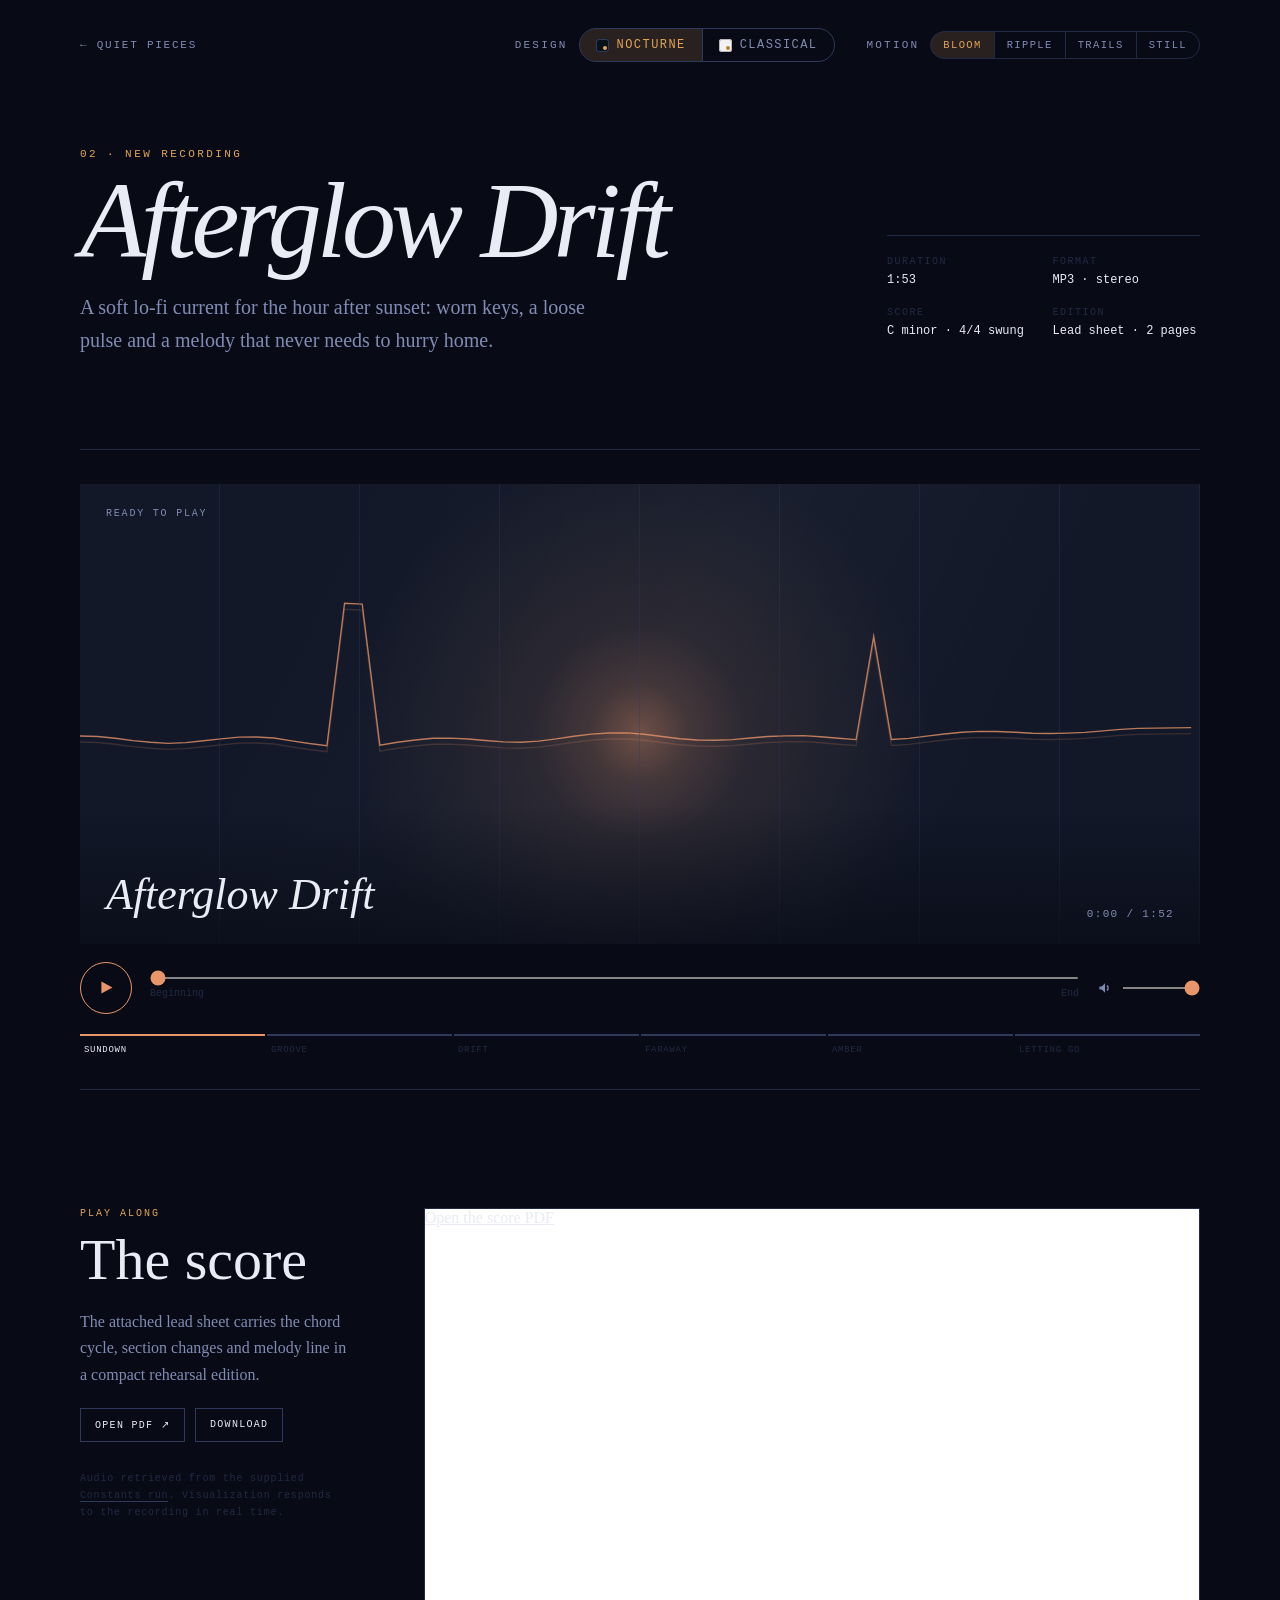
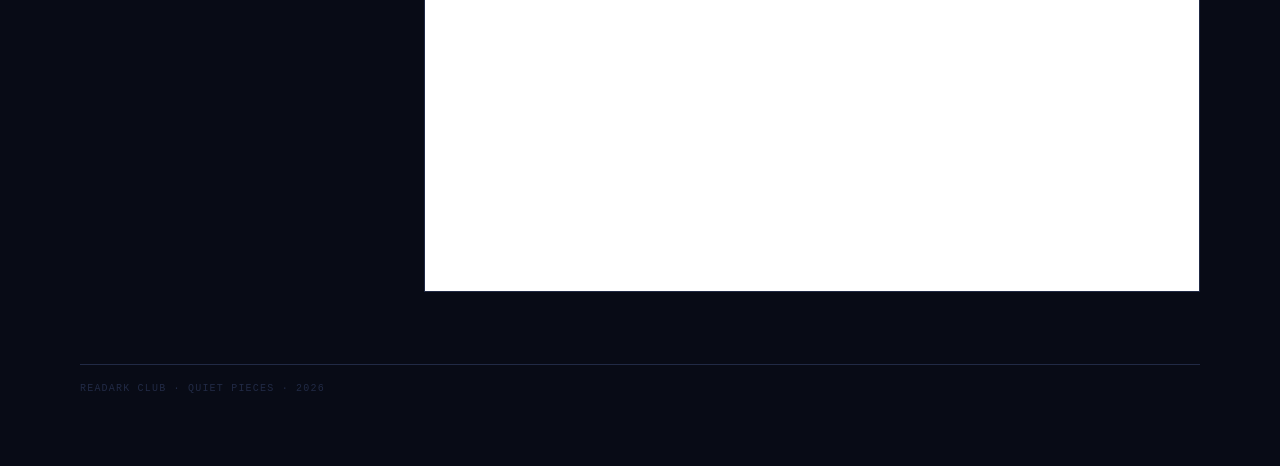
<file: afterglow.html>
<!doctype html>
<html lang="en" style="--piece:#E8956A">
<head><meta charset="utf-8"><meta name="viewport" content="width=device-width,initial-scale=1"><meta name="description" content="Listen to Afterglow Drift and follow the score."><title>Afterglow Drift — Quiet Pieces</title><link rel="icon" href="favicon.svg" type="image/svg+xml"><link rel="stylesheet" href="design.css"><link rel="stylesheet" href="player.css"><script src="design.js"></script></head>
<body><main class="shell"><header class="topbar"><a class="back" href="index.html">← Quiet Pieces</a><div class="prefs" data-quiet-switch="design motion"></div></header>
<section class="hero"><div><p class="kicker">02 · New recording</p><h1>Afterglow Drift</h1><p class="lede justified">A soft lo-fi current for the hour after sunset: worn keys, a loose pulse and a melody that never needs to hurry home.</p></div><dl class="meta"><div><dt>Duration</dt><dd>1:53</dd></div><div><dt>Format</dt><dd>MP3 · stereo</dd></div><div><dt>Score</dt><dd>C minor · 4/4 swung</dd></div><div><dt>Edition</dt><dd>Lead sheet · 2 pages</dd></div></dl></section>
<section class="player" aria-label="Audio player"><div class="visual"><canvas id="visualizer" aria-label="Audio-reactive visualization"></canvas><div class="visual-copy"><span class="player-state" id="player-state">Ready to play</span><div class="now"><span class="now-title">Afterglow Drift</span><span class="time"><span id="elapsed">0:00</span> / <span id="duration">1:53</span></span></div></div></div><audio id="track" preload="metadata" src="assets/audio/afterglow-drift.mp3"></audio>
<div class="controls"><button class="play" id="play" type="button" aria-label="Play or pause" aria-pressed="false"><svg class="play-icon" viewBox="0 0 20 20"><path d="M4 2.8v14.4L17 10z"/></svg><svg class="pause-icon" viewBox="0 0 20 20"><path d="M4 3h4v14H4zm8 0h4v14h-4z"/></svg></button><div class="scrub"><input id="scrub" type="range" min="0" max="1000" value="0" aria-label="Playback position"><div class="progress-labels"><span>Beginning</span><span>End</span></div></div><label class="volume"><svg viewBox="0 0 20 20"><path d="M3 8h3l4-4v12l-4-4H3zm10-1.8a5 5 0 010 7.6l-1.2-1.5a3 3 0 000-4.6z"/></svg><input id="volume" type="range" min="0" max="1" step=".05" value="1" aria-label="Volume"></label></div><div class="chapters" id="chapters" aria-label="Score sections"></div></section>
<section class="score"><div><p class="section-label">Play along</p><h2>The score</h2><p class="score-copy justified">The attached lead sheet carries the chord cycle, section changes and melody line in a compact rehearsal edition.</p><div class="score-actions"><a class="score-link" href="assets/scores/afterglow.pdf" target="_blank">Open PDF ↗</a><a class="score-link" href="assets/scores/afterglow.pdf" download>Download</a></div><p class="source">Audio retrieved from the supplied <a href="https://www.constants.io/run/d55a9dac-351a-4932-afeb-974df5e52f03" target="_blank">Constants run</a>. Visualization responds to the recording in real time.</p></div><object class="score-frame" data="assets/scores/afterglow.pdf" type="application/pdf" aria-label="Afterglow score"><a href="assets/scores/afterglow.pdf">Open the score PDF</a></object></section><footer>Readark Club · Quiet Pieces · 2026</footer>
<script id="piece-data" type="application/json">{"sections":[{"name":"Sundown","weight":16},{"name":"Groove","weight":16},{"name":"Drift","weight":16},{"name":"Faraway","weight":16},{"name":"Amber","weight":16},{"name":"Letting go","weight":16}]}</script><script src="player.js"></script></main></body></html>
</file>
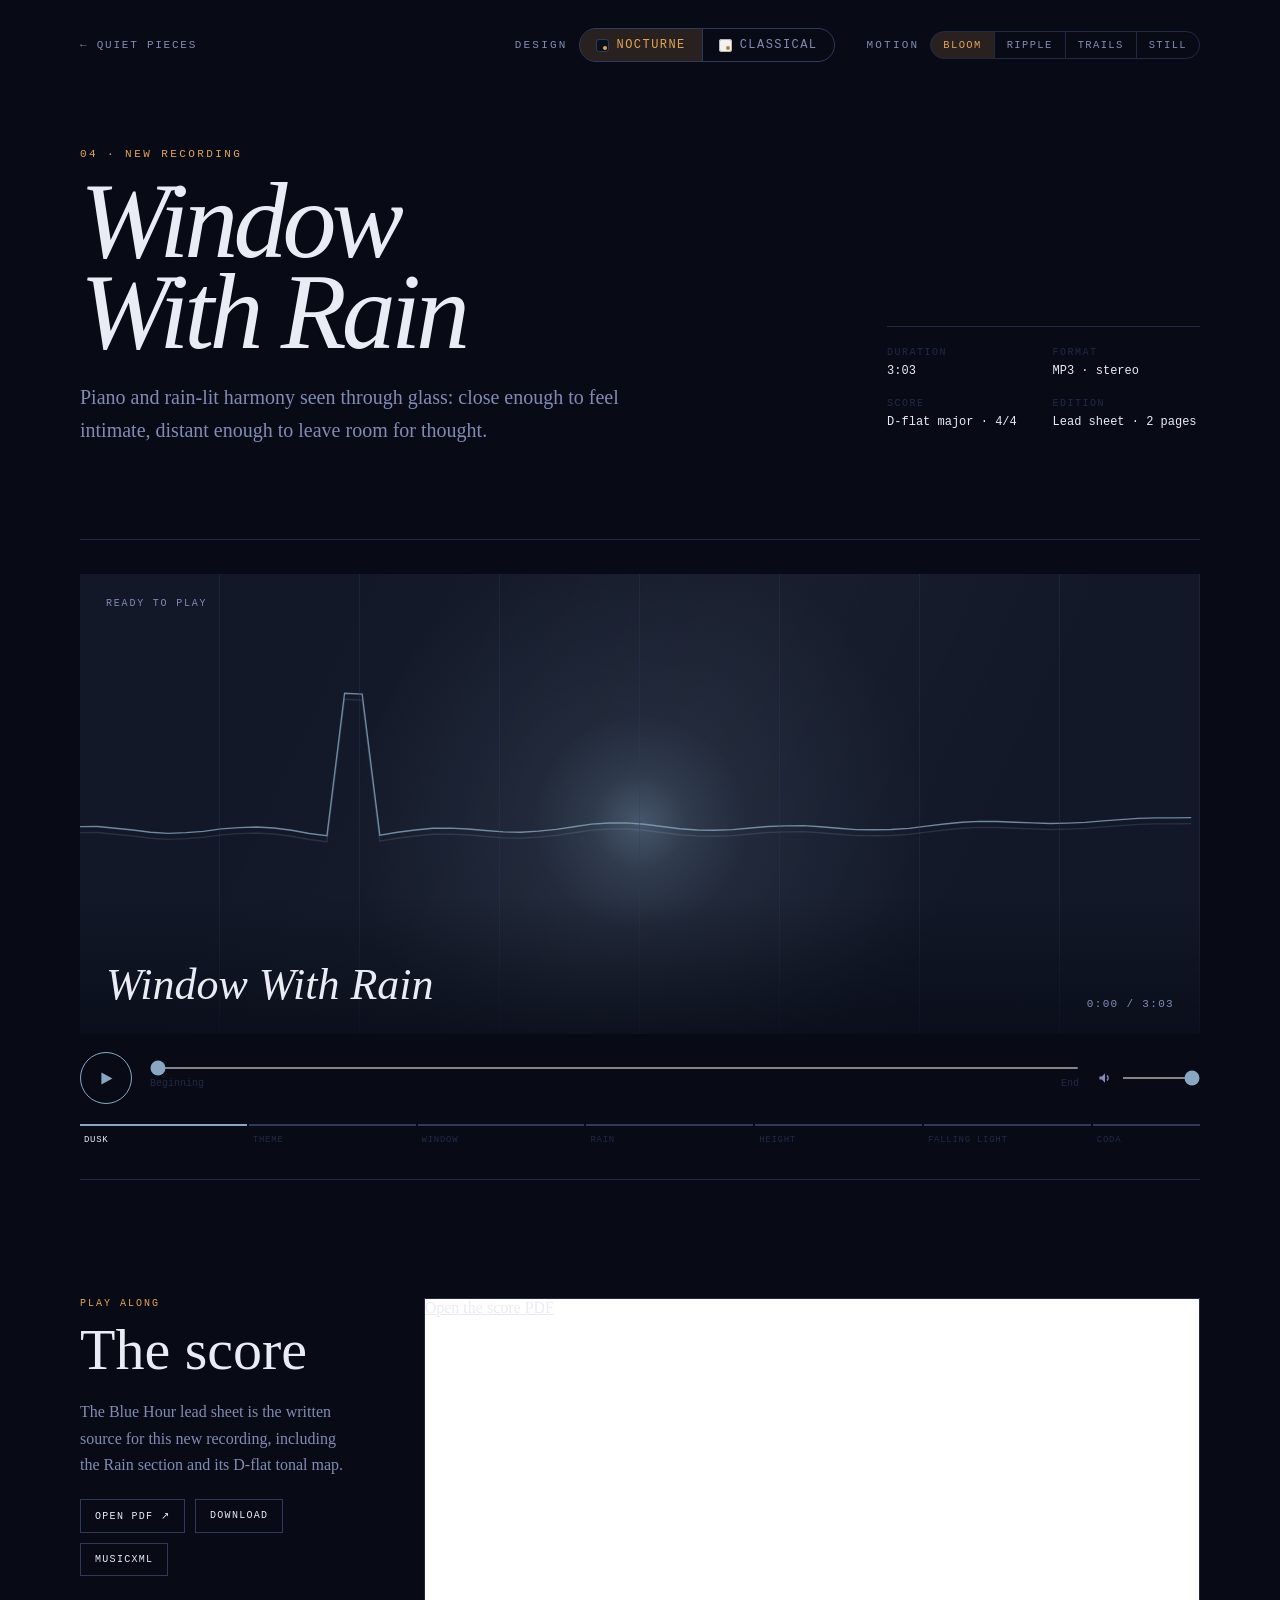
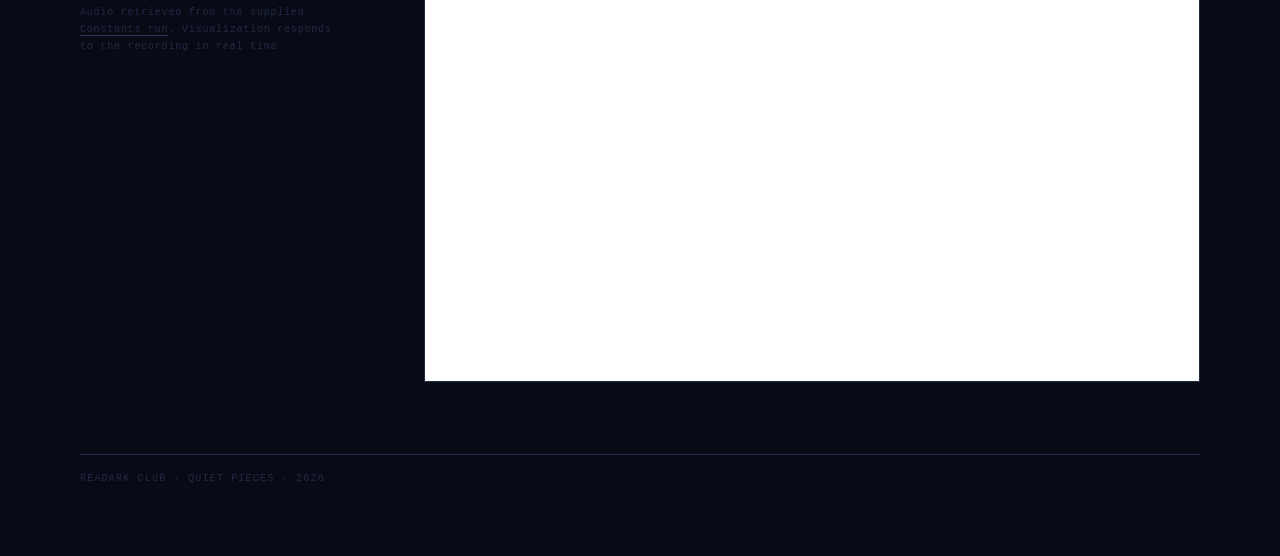
<file: blue-hour.html>
<!doctype html>
<html lang="en" style="--piece:#89A7C2">
<head><meta charset="utf-8"><meta name="viewport" content="width=device-width,initial-scale=1"><meta name="description" content="Listen to Window With Rain and follow the score."><title>Window With Rain — Quiet Pieces</title><link rel="icon" href="favicon.svg" type="image/svg+xml"><link rel="stylesheet" href="design.css"><link rel="stylesheet" href="player.css"><script src="design.js"></script></head>
<body><main class="shell"><header class="topbar"><a class="back" href="index.html">← Quiet Pieces</a><div class="prefs" data-quiet-switch="design motion"></div></header>
<section class="hero"><div><p class="kicker">04 · New recording</p><h1>Window With Rain</h1><p class="lede justified">Piano and rain-lit harmony seen through glass: close enough to feel intimate, distant enough to leave room for thought.</p></div><dl class="meta"><div><dt>Duration</dt><dd>3:03</dd></div><div><dt>Format</dt><dd>MP3 · stereo</dd></div><div><dt>Score</dt><dd>D-flat major · 4/4</dd></div><div><dt>Edition</dt><dd>Lead sheet · 2 pages</dd></div></dl></section>
<section class="player" aria-label="Audio player"><div class="visual"><canvas id="visualizer" aria-label="Audio-reactive visualization"></canvas><div class="visual-copy"><span class="player-state" id="player-state">Ready to play</span><div class="now"><span class="now-title">Window With Rain</span><span class="time"><span id="elapsed">0:00</span> / <span id="duration">3:03</span></span></div></div></div><audio id="track" preload="metadata" src="assets/audio/window-with-rain.mp3"></audio>
<div class="controls"><button class="play" id="play" type="button" aria-label="Play or pause" aria-pressed="false"><svg class="play-icon" viewBox="0 0 20 20"><path d="M4 2.8v14.4L17 10z"/></svg><svg class="pause-icon" viewBox="0 0 20 20"><path d="M4 3h4v14H4zm8 0h4v14h-4z"/></svg></button><div class="scrub"><input id="scrub" type="range" min="0" max="1000" value="0" aria-label="Playback position"><div class="progress-labels"><span>Beginning</span><span>End</span></div></div><label class="volume"><svg viewBox="0 0 20 20"><path d="M3 8h3l4-4v12l-4-4H3zm10-1.8a5 5 0 010 7.6l-1.2-1.5a3 3 0 000-4.6z"/></svg><input id="volume" type="range" min="0" max="1" step=".05" value="1" aria-label="Volume"></label></div><div class="chapters" id="chapters" aria-label="Score sections"></div></section>
<section class="score"><div><p class="section-label">Play along</p><h2>The score</h2><p class="score-copy justified">The Blue Hour lead sheet is the written source for this new recording, including the Rain section and its D-flat tonal map.</p><div class="score-actions"><a class="score-link" href="assets/scores/blue-hour.pdf" target="_blank">Open PDF ↗</a><a class="score-link" href="assets/scores/blue-hour.pdf" download>Download</a><a class="score-link" href="assets/scores/blue-hour.musicxml" download>MusicXML</a></div><p class="source">Audio retrieved from the supplied <a href="https://www.constants.io/run/f7055bfc-aa12-4070-a062-4aeacec9cafa" target="_blank">Constants run</a>. Visualization responds to the recording in real time.</p></div><object class="score-frame" data="assets/scores/blue-hour.pdf" type="application/pdf" aria-label="Window With Rain score"><a href="assets/scores/blue-hour.pdf">Open the score PDF</a></object></section><footer>Readark Club · Quiet Pieces · 2026</footer>
<script id="piece-data" type="application/json">{"sections":[{"name":"Dusk","weight":16},{"name":"Theme","weight":16},{"name":"Window","weight":16},{"name":"Rain","weight":16},{"name":"Height","weight":16},{"name":"Falling light","weight":16},{"name":"Coda","weight":10}]}</script><script src="player.js"></script></main></body></html>
</file>
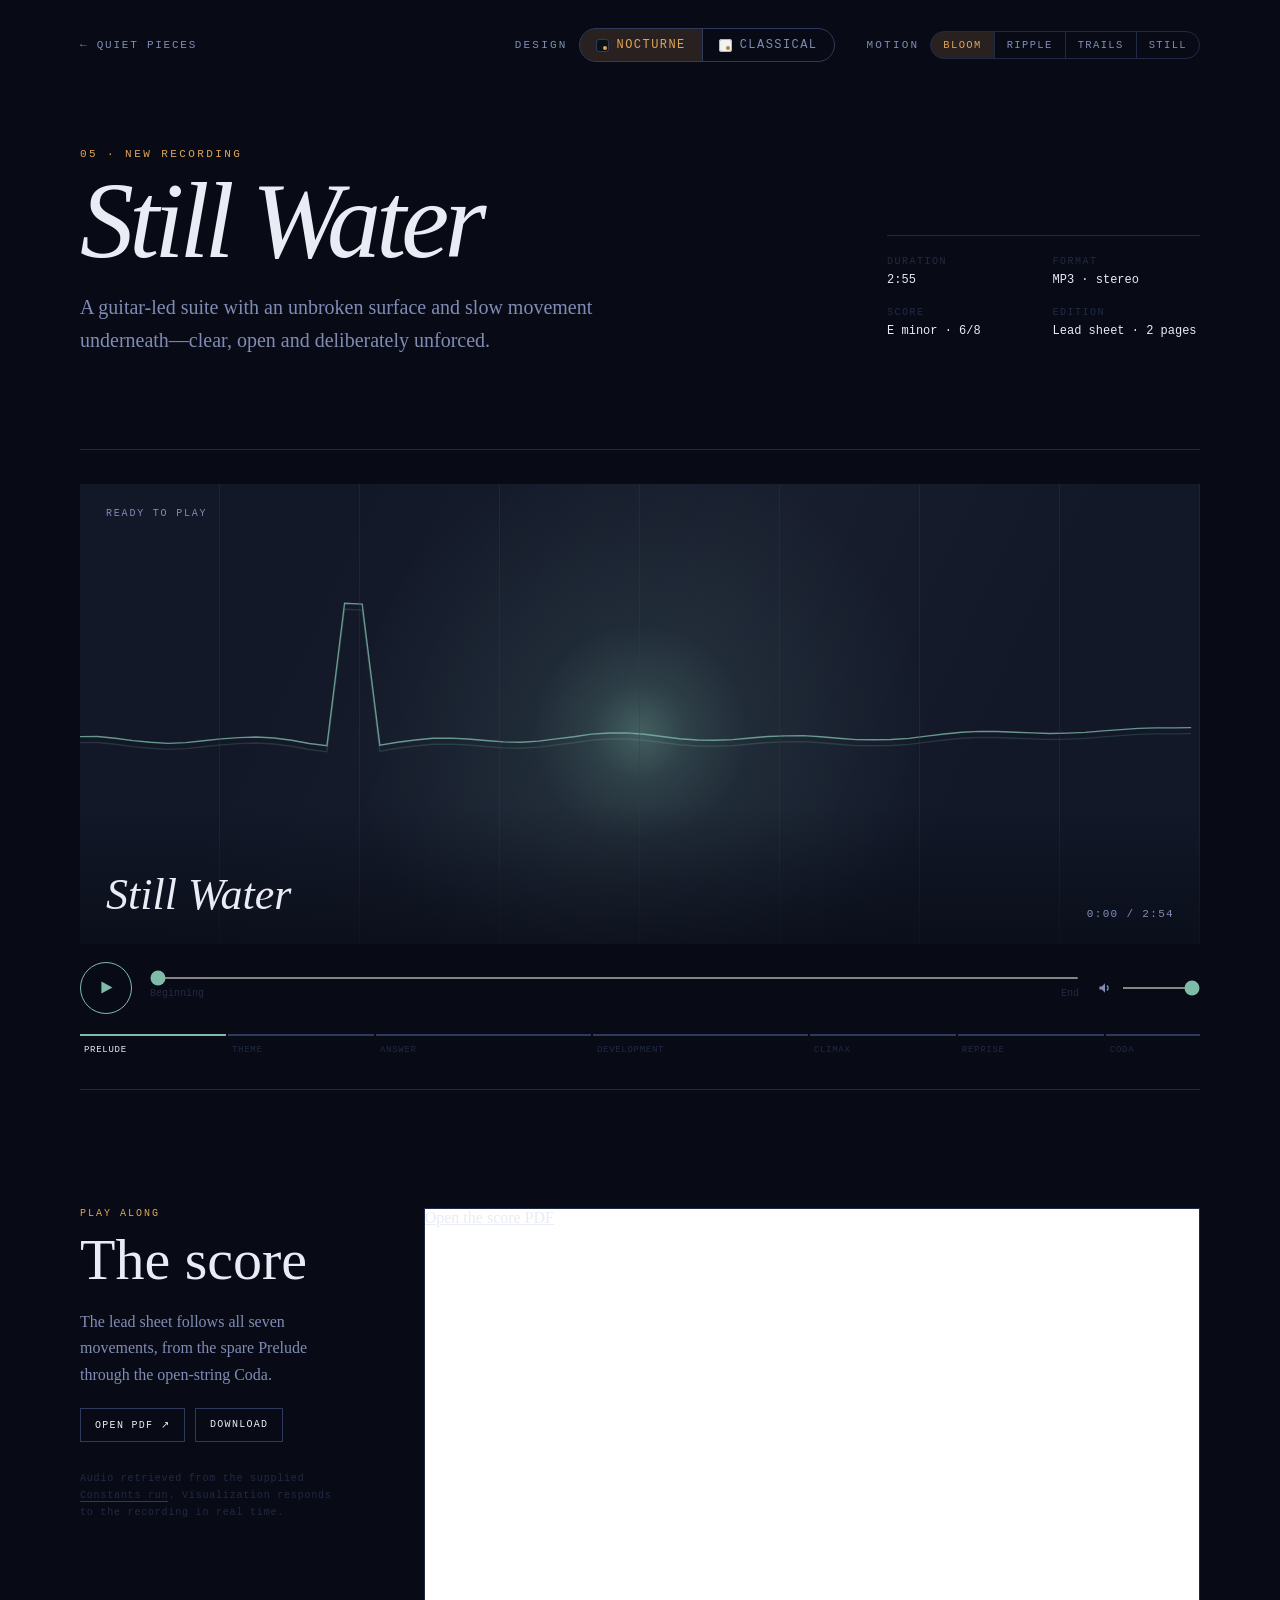
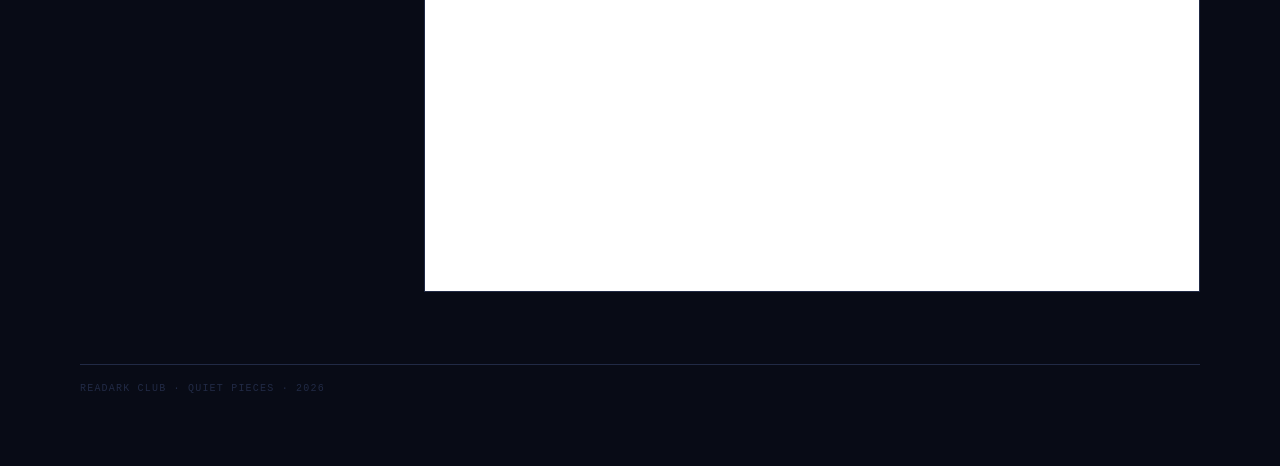
<file: still-water.html>
<!doctype html>
<html lang="en" style="--piece:#7FBBA9">
<head><meta charset="utf-8"><meta name="viewport" content="width=device-width,initial-scale=1"><meta name="description" content="Listen to Still Water and follow the score."><title>Still Water — Quiet Pieces</title><link rel="icon" href="favicon.svg" type="image/svg+xml"><link rel="stylesheet" href="design.css"><link rel="stylesheet" href="player.css"><script src="design.js"></script></head>
<body><main class="shell"><header class="topbar"><a class="back" href="index.html">← Quiet Pieces</a><div class="prefs" data-quiet-switch="design motion"></div></header>
<section class="hero"><div><p class="kicker">05 · New recording</p><h1>Still Water</h1><p class="lede justified">A guitar-led suite with an unbroken surface and slow movement underneath—clear, open and deliberately unforced.</p></div><dl class="meta"><div><dt>Duration</dt><dd>2:55</dd></div><div><dt>Format</dt><dd>MP3 · stereo</dd></div><div><dt>Score</dt><dd>E minor · 6/8</dd></div><div><dt>Edition</dt><dd>Lead sheet · 2 pages</dd></div></dl></section>
<section class="player" aria-label="Audio player"><div class="visual"><canvas id="visualizer" aria-label="Audio-reactive visualization"></canvas><div class="visual-copy"><span class="player-state" id="player-state">Ready to play</span><div class="now"><span class="now-title">Still Water</span><span class="time"><span id="elapsed">0:00</span> / <span id="duration">2:55</span></span></div></div></div><audio id="track" preload="metadata" src="assets/audio/still-water.mp3"></audio>
<div class="controls"><button class="play" id="play" type="button" aria-label="Play or pause" aria-pressed="false"><svg class="play-icon" viewBox="0 0 20 20"><path d="M4 2.8v14.4L17 10z"/></svg><svg class="pause-icon" viewBox="0 0 20 20"><path d="M4 3h4v14H4zm8 0h4v14h-4z"/></svg></button><div class="scrub"><input id="scrub" type="range" min="0" max="1000" value="0" aria-label="Playback position"><div class="progress-labels"><span>Beginning</span><span>End</span></div></div><label class="volume"><svg viewBox="0 0 20 20"><path d="M3 8h3l4-4v12l-4-4H3zm10-1.8a5 5 0 010 7.6l-1.2-1.5a3 3 0 000-4.6z"/></svg><input id="volume" type="range" min="0" max="1" step=".05" value="1" aria-label="Volume"></label></div><div class="chapters" id="chapters" aria-label="Score sections"></div></section>
<section class="score"><div><p class="section-label">Play along</p><h2>The score</h2><p class="score-copy justified">The lead sheet follows all seven movements, from the spare Prelude through the open-string Coda.</p><div class="score-actions"><a class="score-link" href="assets/scores/still-water.pdf" target="_blank">Open PDF ↗</a><a class="score-link" href="assets/scores/still-water.pdf" download>Download</a></div><p class="source">Audio retrieved from the supplied <a href="https://www.constants.io/run/415a96bc-bce5-4b36-a32a-8b38beb4d04f" target="_blank">Constants run</a>. Visualization responds to the recording in real time.</p></div><object class="score-frame" data="assets/scores/still-water.pdf" type="application/pdf" aria-label="Still Water score"><a href="assets/scores/still-water.pdf">Open the score PDF</a></object></section><footer>Readark Club · Quiet Pieces · 2026</footer>
<script id="piece-data" type="application/json">{"sections":[{"name":"Prelude","weight":16},{"name":"Theme","weight":16},{"name":"Answer","weight":24},{"name":"Development","weight":24},{"name":"Climax","weight":16},{"name":"Reprise","weight":16},{"name":"Coda","weight":10}]}</script><script src="player.js"></script></main></body></html>
</file>
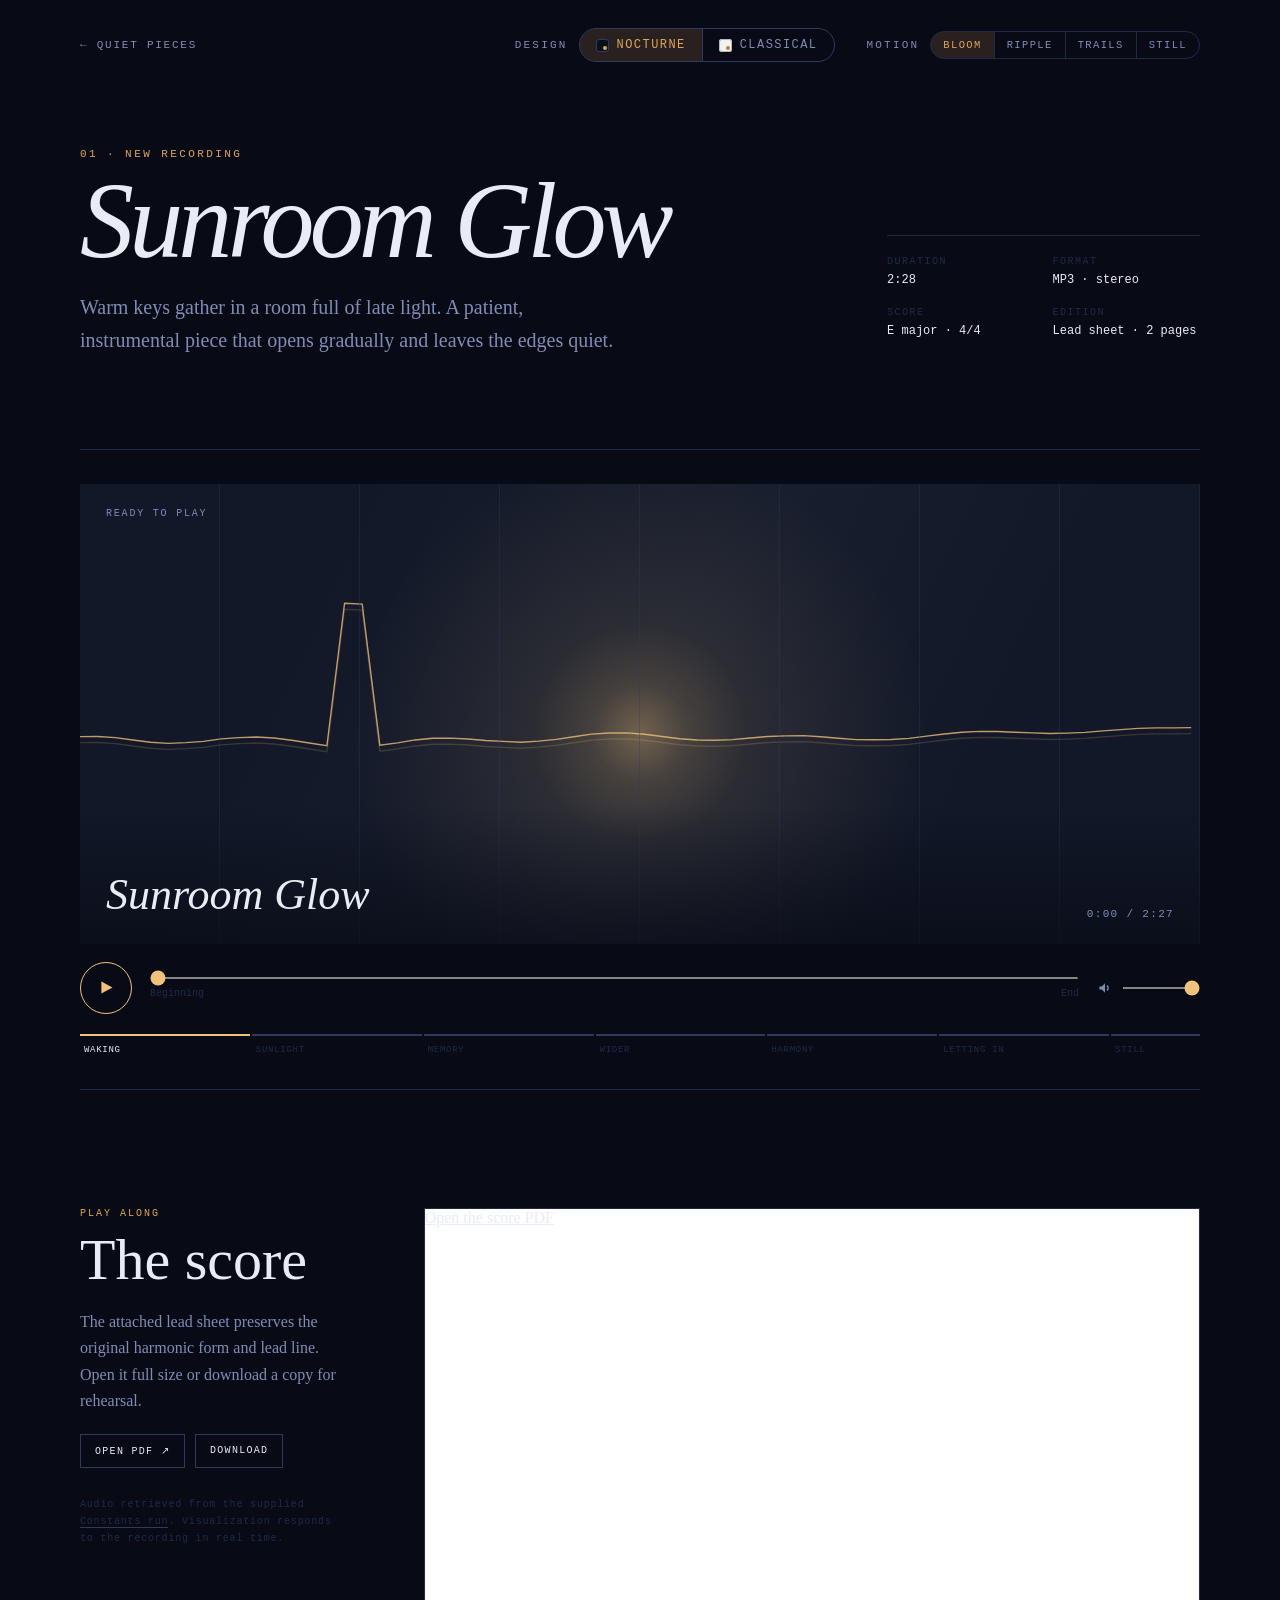
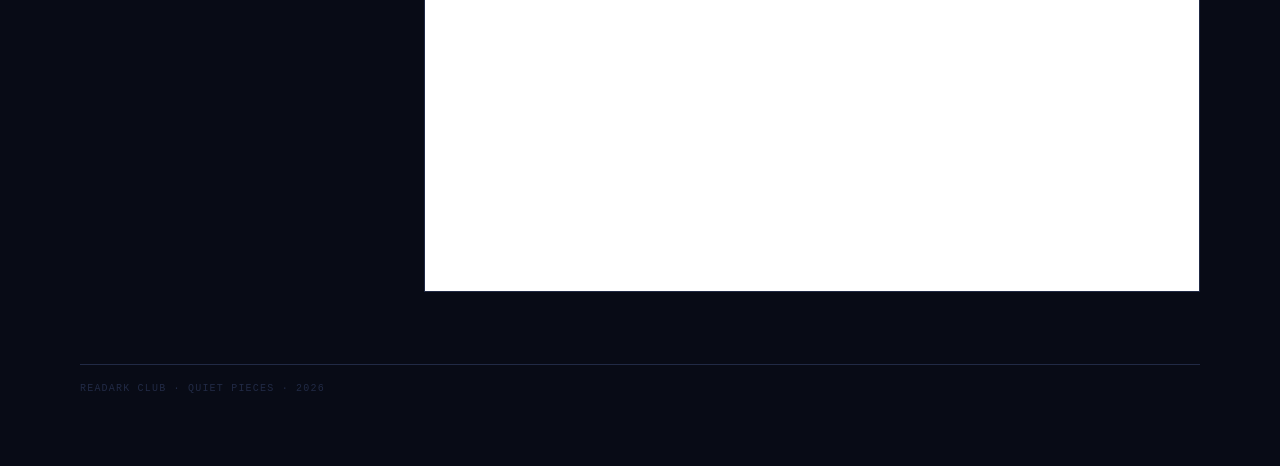
<file: sunroom.html>
<!doctype html>
<html lang="en" style="--piece:#F0C27B">
<head>
<meta charset="utf-8"><meta name="viewport" content="width=device-width,initial-scale=1">
<meta name="description" content="Listen to Sunroom Glow and follow the score.">
<title>Sunroom Glow — Quiet Pieces</title>
<link rel="icon" href="favicon.svg" type="image/svg+xml">
<link rel="stylesheet" href="design.css"><link rel="stylesheet" href="player.css"><script src="design.js"></script>
</head>
<body><main class="shell">
<header class="topbar"><a class="back" href="index.html">← Quiet Pieces</a><div class="prefs" data-quiet-switch="design motion"></div></header>
<section class="hero"><div><p class="kicker">01 · New recording</p><h1>Sunroom Glow</h1><p class="lede justified">Warm keys gather in a room full of late light. A patient, instrumental piece that opens gradually and leaves the edges quiet.</p></div><dl class="meta"><div><dt>Duration</dt><dd>2:28</dd></div><div><dt>Format</dt><dd>MP3 · stereo</dd></div><div><dt>Score</dt><dd>E major · 4/4</dd></div><div><dt>Edition</dt><dd>Lead sheet · 2 pages</dd></div></dl></section>
<section class="player" aria-label="Audio player"><div class="visual"><canvas id="visualizer" aria-label="Audio-reactive visualization"></canvas><div class="visual-copy"><span class="player-state" id="player-state">Ready to play</span><div class="now"><span class="now-title">Sunroom Glow</span><span class="time"><span id="elapsed">0:00</span> / <span id="duration">2:28</span></span></div></div></div>
<audio id="track" preload="metadata" src="assets/audio/sunroom-glow.mp3"></audio>
<div class="controls"><button class="play" id="play" type="button" aria-label="Play or pause" aria-pressed="false"><svg class="play-icon" viewBox="0 0 20 20"><path d="M4 2.8v14.4L17 10z"/></svg><svg class="pause-icon" viewBox="0 0 20 20"><path d="M4 3h4v14H4zm8 0h4v14h-4z"/></svg></button><div class="scrub"><input id="scrub" type="range" min="0" max="1000" value="0" aria-label="Playback position"><div class="progress-labels"><span>Beginning</span><span>End</span></div></div><label class="volume"><svg viewBox="0 0 20 20"><path d="M3 8h3l4-4v12l-4-4H3zm10-1.8a5 5 0 010 7.6l-1.2-1.5a3 3 0 000-4.6z"/></svg><input id="volume" type="range" min="0" max="1" step=".05" value="1" aria-label="Volume"></label></div><div class="chapters" id="chapters" aria-label="Score sections"></div></section>
<section class="score"><div><p class="section-label">Play along</p><h2>The score</h2><p class="score-copy justified">The attached lead sheet preserves the original harmonic form and lead line. Open it full size or download a copy for rehearsal.</p><div class="score-actions"><a class="score-link" href="assets/scores/sunroom.pdf" target="_blank">Open PDF ↗</a><a class="score-link" href="assets/scores/sunroom.pdf" download>Download</a></div><p class="source">Audio retrieved from the supplied <a href="https://www.constants.io/run/7060c931-2ee7-4806-9ca6-cdaf139dbcd1" target="_blank">Constants run</a>. Visualization responds to the recording in real time.</p></div><object class="score-frame" data="assets/scores/sunroom.pdf" type="application/pdf" aria-label="Sunroom score"><a href="assets/scores/sunroom.pdf">Open the score PDF</a></object></section>
<footer>Readark Club · Quiet Pieces · 2026</footer>
<script id="piece-data" type="application/json">{"sections":[{"name":"Waking","weight":16},{"name":"Sunlight","weight":16},{"name":"Memory","weight":16},{"name":"Wider","weight":16},{"name":"Harmony","weight":16},{"name":"Letting in","weight":16},{"name":"Still","weight":8}]}</script><script src="player.js"></script>
</main></body></html>
</file>
<file: design.css>
/* Quiet Pieces — the shared design and motion system.
   ---------------------------------------------------------------------------
   Every page links this file, so a new piece inherits both designs and all four
   motion effects without copying anything. A piece supplies only two things of
   its own: a pigment per part, and the geometry its marks should move through.
   Load this BEFORE the page's own <style> so the page can retune any token.
   See README.md → "Adding a piece". */


/* ══ Nocturne — the default ground. A piece may retint it. ═════════════════ */
:root{
  --ink:#080B16; --ink-2:#121828; --edge:#212A45; --line:#2E395C;
  --silt:#818CB4; --pale:#E9EBF5; --accent:#E0A458; --faint:#212A45;
  --wash:rgba(255,255,255,.028);

  --serif:'Iowan Old Style','Palatino Linotype',Palatino,'Book Antiqua',Georgia,serif;
  --mono:'SF Mono','JetBrains Mono',Menlo,Consolas,'Liberation Mono',monospace;
  --display:var(--serif); --label:var(--mono);
  --h1-style:italic; --h1-weight:400; --h1-track:-.01em;

  --glow:20px;                       /* how far a sounding note bleeds light */

  /* Mark geometry. These are the knobs a piece turns to make the effects suit
     its own instrument — a keyboard wants marks that rise, a fretboard wants
     them to travel along the string. */
  --qm-bloom-size:104px; --qm-bloom-lift:8px; --qm-bloom-rise:-34px;
  --qm-bloom-from:.3;    --qm-bloom-to:1.18;
  --qm-ripple-size:26px; --qm-ripple-to:3.6;
  --qm-trail-size:7px;   --qm-trail-faint-size:4px;
  --qm-trail-x:0px;      --qm-trail-y:-74px;
}

/* ══ Classical — the packaged design system, on paper ══════════════════════ */
:root[data-style="classical"]{
  --ink:#F3F2F2; --ink-2:#EAE9E9; --edge:#D7D3D3; --line:#BAB6B6;
  --silt:#605D5D; --pale:#201F1D; --accent:#B68235; --faint:#9B9797;
  --wash:rgba(32,31,29,.035);

  --serif:'Lora','Iowan Old Style','Palatino Linotype',Georgia,serif;
  --display:'Cormorant Garamond','EB Garamond',Garamond,'Palatino Linotype',Georgia,serif;
  --label:var(--serif);
  --h1-style:normal; --h1-weight:300; --h1-track:-.015em;

  --glow:0px;                        /* paper does not glow */
}
/* The system sets running copy justified; opt a paragraph in with .justified */
:root[data-style="classical"] .justified{text-align:justify;hyphens:auto;text-wrap:pretty}


/* ══ The switches ═════════════════════════════════════════════════════════ */
/* The switches sit at the top of the page with a rule under them. A page may
   retune the spacing, but it should not have to in order to look right. */
.prefs{display:flex;flex-wrap:wrap;gap:clamp(14px,3vw,32px);align-items:center;
  margin:0 0 clamp(20px,3.5vw,34px);padding:0 0 15px;border-bottom:1px solid var(--edge)}
.pref{display:flex;align-items:center;gap:11px}
.prefl{font-family:var(--label);font-size:11px;letter-spacing:.2em;
  text-transform:uppercase;color:var(--silt);font-variant-numeric:tabular-nums}
.seg{display:flex;border:1px solid var(--line);border-radius:999px;overflow:hidden}
.seg button{display:flex;align-items:center;gap:8px;font-family:var(--label);font-size:12px;
  letter-spacing:.12em;text-transform:uppercase;background:transparent;border:0;
  border-left:1px solid var(--line);color:var(--silt);padding:9px 16px;cursor:pointer;
  font-variant-numeric:tabular-nums;transition:color .2s,background .2s}
.seg button:first-child{border-left:0}
.seg button:hover{color:var(--accent);background:color-mix(in srgb,var(--accent) 7%,transparent)}
.seg button[aria-pressed="true"]{color:var(--accent);
  background:color-mix(in srgb,var(--accent) 15%,transparent)}
.seg button:focus-visible{outline:2px solid var(--accent);outline-offset:2px}

/* a chip of each design's actual ground, so the choice reads before you take it */
.chip{width:13px;height:13px;border-radius:3px;flex:none;position:relative}
.chip::after{content:'';position:absolute;right:2px;bottom:2px;width:4px;height:4px;
  border-radius:50%;background:var(--chip-ink)}
.chip-nocturne{background:#0A1219;box-shadow:inset 0 0 0 1px #2E395C;--chip-ink:#E0A458}
.chip-classical{background:#F3F2F2;box-shadow:inset 0 0 0 1px #BAB6B6;--chip-ink:#B68235}

/* the design switch leads; motion sits a step quieter beside it */
.pref-quiet .seg{border-color:var(--edge)}
.pref-quiet .seg button{font-size:10.5px;letter-spacing:.13em;padding:7px 12px;
  border-left-color:var(--edge)}


/* ══ Motion — the mark a note leaves once it has sounded ═══════════════════
   Marks are centred on the point they are given, so a piece only has to say
   where on its own instrument the note happened. --kc is the part's colour and
   is set on the mark element itself: it must be read here, in a rule that
   applies to the mark. Routed through a :root custom property it would resolve
   against :root, where it does not exist, and compute to nothing. */
.qm{position:absolute;left:var(--qm-x,50%);top:var(--qm-y,100%);
  pointer-events:none;opacity:0;border-radius:50%;transform:translate(-50%,-50%)}

/* bloom — a glow lifting off the note */
.qm-bloom{width:var(--qm-bloom-size);height:var(--qm-bloom-size);
  background:radial-gradient(circle,var(--kc) 0%,transparent 62%);
  animation:qm-bloom 2.2s cubic-bezier(.15,.7,.3,1) forwards}
:root[data-style="classical"] .qm-bloom{background:none;border:1.5px solid var(--kc)}
@keyframes qm-bloom{
  0%{opacity:.92;
     transform:translate(-50%,-50%) translateY(var(--qm-bloom-lift)) scale(var(--qm-bloom-from))}
  100%{opacity:0;
     transform:translate(-50%,-50%) translateY(var(--qm-bloom-rise)) scale(var(--qm-bloom-to))}}

/* ripple — a ring opening out from the note */
.qm-ripple{width:var(--qm-ripple-size);height:var(--qm-ripple-size);
  border:1.5px solid var(--kc);
  animation:qm-ripple 1.9s cubic-bezier(.1,.6,.25,1) forwards}
@keyframes qm-ripple{
  0%{opacity:.9;transform:translate(-50%,-50%) scale(.25)}
  100%{opacity:0;transform:translate(-50%,-50%) scale(var(--qm-ripple-to))}}

/* trails — every part leaves a mark that drifts, so the surface becomes a slow
   roll of the last few seconds */
.qm-trails{--a:.85;width:var(--qm-trail-size);height:var(--qm-trail-size);
  background:var(--kc);animation:qm-trails 3.4s linear forwards}
.qm-trails.qm-faint{--a:.45;
  width:var(--qm-trail-faint-size);height:var(--qm-trail-faint-size)}
@keyframes qm-trails{
  0%{opacity:var(--a);transform:translate(-50%,-50%)}
  100%{opacity:0;
     transform:translate(-50%,-50%) translate(var(--qm-trail-x),var(--qm-trail-y)) scale(.45)}}

/* still spawns no marks at all — see design.js */

@media (prefers-reduced-motion:reduce){
  .qm{animation:none !important}
  *{transition-duration:.01ms !important}
}
</file>
<file: player.css>
*{box-sizing:border-box}
html,body{margin:0;min-height:100%}
body{background:var(--ink);color:var(--pale);font-family:var(--serif);-webkit-font-smoothing:antialiased}
a{color:inherit}
button,input{font:inherit}
.shell{width:min(1120px,calc(100% - 32px));margin:0 auto;padding:28px 0 72px}
.topbar{display:flex;align-items:center;justify-content:space-between;gap:24px;margin-bottom:clamp(38px,7vw,86px)}
.back{font-family:var(--label);font-size:11px;letter-spacing:.16em;text-decoration:none;text-transform:uppercase;color:var(--silt)}
.back:hover{color:var(--accent)}
.prefs{margin:0;padding:0;border:0;justify-content:flex-end}
.hero{display:grid;grid-template-columns:minmax(0,1.25fr) minmax(250px,.55fr);gap:clamp(28px,8vw,96px);align-items:end}
.kicker,.meta,.section-label,.source,.player-state,.time,.chapter-name{font-family:var(--label);font-variant-numeric:tabular-nums}
.kicker{margin:0 0 16px;color:var(--accent);font-size:11px;letter-spacing:.22em;text-transform:uppercase}
h1{margin:0;max-width:12ch;font-family:var(--display);font-style:var(--h1-style);font-weight:var(--h1-weight);font-size:clamp(54px,9vw,108px);line-height:.84;letter-spacing:-.045em;text-wrap:balance}
.lede{margin:24px 0 0;max-width:54ch;color:var(--silt);font-size:clamp(16px,2vw,20px);line-height:1.65}
.meta{display:grid;grid-template-columns:repeat(2,minmax(0,1fr));gap:18px;border-top:1px solid var(--edge);padding-top:20px}
.meta div{min-width:0}
.meta dt{margin:0 0 5px;color:var(--faint);font-size:10px;letter-spacing:.15em;text-transform:uppercase}
.meta dd{margin:0;color:var(--pale);font-size:12px;line-height:1.45}
.player{position:relative;margin-top:clamp(46px,8vw,92px);border-top:1px solid var(--edge);border-bottom:1px solid var(--edge);padding:clamp(20px,4vw,34px) 0}
.visual{position:relative;isolation:isolate;height:clamp(260px,42vw,460px);overflow:hidden;background:var(--ink-2);cursor:crosshair}
.visual::before{content:"";position:absolute;inset:0;z-index:-1;background:radial-gradient(circle at 50% 55%,color-mix(in srgb,var(--piece) 15%,transparent),transparent 47%),linear-gradient(115deg,transparent 20%,var(--wash) 52%,transparent 78%)}
.visual::after{content:"";position:absolute;inset:0;pointer-events:none;background:linear-gradient(180deg,transparent 70%,color-mix(in srgb,var(--ink) 72%,transparent)),repeating-linear-gradient(90deg,transparent 0,transparent calc(12.5% - 1px),color-mix(in srgb,var(--line) 34%,transparent) calc(12.5% - 1px),color-mix(in srgb,var(--line) 34%,transparent) 12.5%)}
#visualizer{position:absolute;inset:0;width:100%;height:100%}
.visual-copy{position:absolute;inset:24px 26px;z-index:2;display:flex;flex-direction:column;justify-content:space-between;pointer-events:none}
.player-state{align-self:flex-start;color:var(--silt);font-size:10px;letter-spacing:.18em;text-transform:uppercase}
.now{display:flex;align-items:end;justify-content:space-between;gap:24px}
.now-title{font-family:var(--display);font-size:clamp(24px,4vw,44px);font-style:italic}
.time{color:var(--silt);font-size:11px;letter-spacing:.12em}
.controls{display:grid;grid-template-columns:auto 1fr auto;gap:18px;align-items:center;margin-top:18px}
.play{width:52px;height:52px;border:1px solid var(--piece);border-radius:50%;display:grid;place-items:center;background:transparent;color:var(--piece);cursor:pointer;transition:background .2s,color .2s,transform .2s}
.play:hover{background:var(--piece);color:var(--ink);transform:scale(1.04)}
.play:focus-visible,.score-link:focus-visible,input:focus-visible{outline:2px solid var(--accent);outline-offset:3px}
.play svg{width:17px;fill:currentColor}
.play .pause-icon{display:none}
.play[aria-pressed="true"] .play-icon{display:none}
.play[aria-pressed="true"] .pause-icon{display:block}
.scrub{display:grid;gap:9px}
input[type="range"]{width:100%;height:2px;margin:0;accent-color:var(--piece);cursor:pointer}
.progress-labels{display:flex;justify-content:space-between;color:var(--faint);font-family:var(--label);font-size:10px;font-variant-numeric:tabular-nums}
.volume{display:flex;align-items:center;gap:9px;color:var(--silt)}
.volume svg{width:16px;fill:currentColor}
.volume input{width:78px}
.chapters{display:flex;gap:2px;margin-top:20px;overflow:hidden}
.chapter{min-width:14px;border:0;border-top:2px solid var(--line);padding:9px 4px 0;background:transparent;color:var(--faint);text-align:left;cursor:pointer;transition:border-color .2s,color .2s}
.chapter:hover,.chapter.active{border-color:var(--piece);color:var(--pale)}
.chapter-name{display:block;white-space:nowrap;overflow:hidden;text-overflow:ellipsis;font-size:9px;letter-spacing:.08em;text-transform:uppercase}
.score{display:grid;grid-template-columns:minmax(180px,.35fr) minmax(0,1fr);gap:clamp(28px,6vw,72px);margin-top:clamp(60px,10vw,118px);align-items:start}
.section-label{margin:0 0 12px;color:var(--accent);font-size:10px;letter-spacing:.2em;text-transform:uppercase}
.score h2{margin:0;font-family:var(--display);font-size:clamp(34px,5vw,58px);font-weight:400;line-height:1}
.score-copy{margin:20px 0;color:var(--silt);line-height:1.65}
.score-actions{display:flex;flex-wrap:wrap;gap:10px}
.score-link{font-family:var(--label);font-size:10px;letter-spacing:.13em;text-transform:uppercase;text-decoration:none;border:1px solid var(--line);padding:10px 14px;transition:border-color .2s,color .2s}
.score-link:hover{border-color:var(--piece);color:var(--piece)}
.score-frame{width:100%;height:min(76vh,820px);border:1px solid var(--edge);background:#fff}
.source{margin-top:28px;color:var(--faint);font-size:10px;line-height:1.7;letter-spacing:.08em}
.source a{text-decoration:none;border-bottom:1px solid var(--line)}
.source a:hover{color:var(--accent);border-color:var(--accent)}
footer{margin-top:72px;padding-top:18px;border-top:1px solid var(--edge);color:var(--faint);font-family:var(--label);font-size:10px;letter-spacing:.12em;text-transform:uppercase}
@media(max-width:760px){
  .shell{width:min(100% - 24px,1120px);padding-top:18px}
  .topbar{align-items:flex-start;flex-direction:column;margin-bottom:42px}
  .prefs{justify-content:flex-start}
  .hero,.score{grid-template-columns:1fr}
  .meta{margin-top:4px}
  .controls{grid-template-columns:auto 1fr}.volume{display:none}
  .chapter-name{display:none}.chapter{padding-top:5px}
  .score-frame{height:68vh}
}
@media(prefers-reduced-motion:reduce){.play{transition:none}.visual::before{display:none}}
</file>
